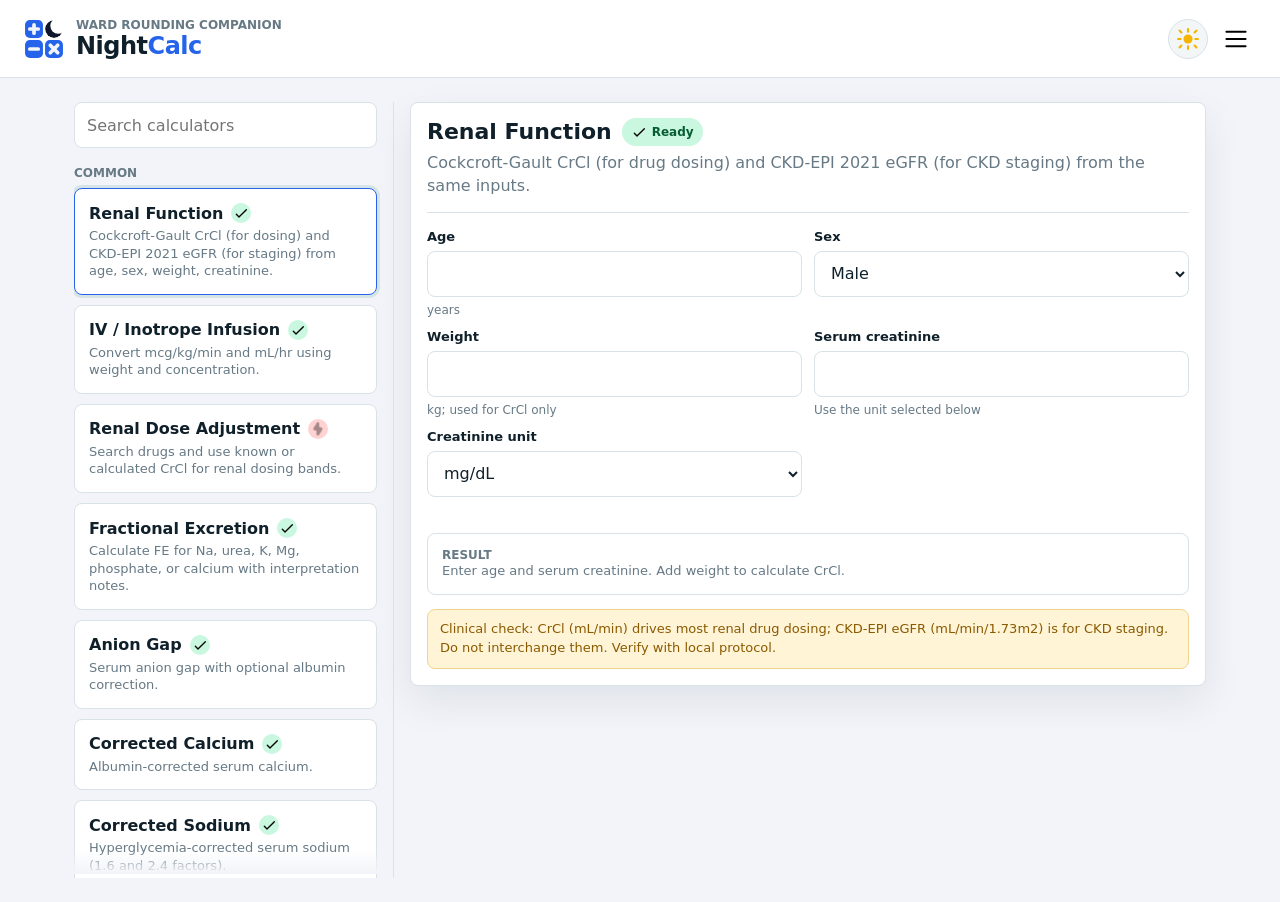
<file: index.html>
<!doctype html>
<html lang="en">
  <head>
    <meta charset="UTF-8" />
    <meta name="viewport" content="width=device-width, initial-scale=1.0, viewport-fit=cover" />
    <meta name="theme-color" content="#0B1220" />
    <!-- iOS home-screen app: run full-screen and let the topbar paint behind the
         status bar (black-translucent) so it matches the theme instead of showing
         a white strip. Pairs with viewport-fit=cover + safe-area insets in CSS. -->
    <meta name="apple-mobile-web-app-capable" content="yes" />
    <meta name="mobile-web-app-capable" content="yes" />
    <meta name="apple-mobile-web-app-status-bar-style" content="black-translucent" />
    <meta name="apple-mobile-web-app-title" content="NightCalc" />
    <title>NightCalc</title>
    <link rel="icon" href="assets/app-icons/favicon.svg" type="image/svg+xml" />
    <link rel="apple-touch-icon" href="assets/app-icons/apple-touch-icon.png" />
    <link rel="manifest" href="manifest.webmanifest" />
    <link rel="preconnect" href="https://fonts.gstatic.com" crossorigin />
    <link href="https://fonts.googleapis.com/css2?family=Silkscreen:wght@400;700&display=swap" rel="stylesheet" />
    <link rel="stylesheet" href="styles.css?v=73" />
  </head>
  <body>
    <div class="app-shell">
      <header class="topbar">
        <div class="brand">
          <svg class="brand-mark brand-mark-default" viewBox="22 22 76 76" aria-hidden="true" focusable="false">
            <defs>
              <mask id="ncMoonCut">
                <rect x="0" y="0" width="120" height="120" fill="black"></rect>
                <circle cx="79" cy="41" r="17" fill="white"></circle>
                <circle cx="87" cy="35" r="15" fill="black"></circle>
              </mask>
            </defs>
            <rect x="24" y="24" width="34" height="34" rx="9" fill="var(--nc-accent, #2563EB)"></rect>
            <rect x="24" y="62" width="34" height="34" rx="9" fill="var(--nc-accent, #2563EB)"></rect>
            <rect x="62" y="62" width="34" height="34" rx="9" fill="var(--nc-accent, #2563EB)"></rect>
            <line x1="33" y1="41" x2="49" y2="41" stroke="var(--nc-keyglyph, #F1F5F9)" stroke-width="7" stroke-linecap="round"></line>
            <line x1="41" y1="33" x2="41" y2="49" stroke="var(--nc-keyglyph, #F1F5F9)" stroke-width="7" stroke-linecap="round"></line>
            <line x1="33" y1="79" x2="49" y2="79" stroke="var(--nc-keyglyph, #F1F5F9)" stroke-width="7" stroke-linecap="round"></line>
            <line x1="72" y1="72" x2="86" y2="86" stroke="var(--nc-keyglyph, #F1F5F9)" stroke-width="7" stroke-linecap="round"></line>
            <line x1="86" y1="72" x2="72" y2="86" stroke="var(--nc-keyglyph, #F1F5F9)" stroke-width="7" stroke-linecap="round"></line>
            <circle cx="79" cy="41" r="17" fill="var(--nc-moon, #F1F5F9)" mask="url(#ncMoonCut)"></circle>
          </svg>
          <svg class="brand-mark brand-mark-pixel" viewBox="0 0 160 160" shape-rendering="crispEdges" aria-hidden="true" focusable="false">
            <rect x="10" y="10" width="10" height="10" fill="var(--nc-accent, #B92D5D)"></rect>
            <rect x="20" y="10" width="10" height="10" fill="var(--nc-accent, #B92D5D)"></rect>
            <rect x="30" y="10" width="10" height="10" fill="var(--nc-accent, #B92D5D)"></rect>
            <rect x="40" y="10" width="10" height="10" fill="var(--nc-accent, #B92D5D)"></rect>
            <rect x="50" y="10" width="10" height="10" fill="var(--nc-accent, #B92D5D)"></rect>
            <rect x="60" y="10" width="10" height="10" fill="var(--nc-accent, #B92D5D)"></rect>
            <rect x="70" y="10" width="10" height="10" fill="var(--nc-accent, #B92D5D)"></rect>
            <rect x="10" y="20" width="10" height="10" fill="var(--nc-accent, #B92D5D)"></rect>
            <rect x="20" y="20" width="10" height="10" fill="var(--nc-accent, #B92D5D)"></rect>
            <rect x="30" y="20" width="10" height="10" fill="var(--nc-accent, #B92D5D)"></rect>
            <rect x="40" y="20" width="10" height="10" fill="var(--nc-keyglyph, #FFFFFF)"></rect>
            <rect x="50" y="20" width="10" height="10" fill="var(--nc-accent, #B92D5D)"></rect>
            <rect x="60" y="20" width="10" height="10" fill="var(--nc-accent, #B92D5D)"></rect>
            <rect x="70" y="20" width="10" height="10" fill="var(--nc-accent, #B92D5D)"></rect>
            <rect x="10" y="30" width="10" height="10" fill="var(--nc-accent, #B92D5D)"></rect>
            <rect x="20" y="30" width="10" height="10" fill="var(--nc-accent, #B92D5D)"></rect>
            <rect x="30" y="30" width="10" height="10" fill="var(--nc-accent, #B92D5D)"></rect>
            <rect x="40" y="30" width="10" height="10" fill="var(--nc-keyglyph, #FFFFFF)"></rect>
            <rect x="50" y="30" width="10" height="10" fill="var(--nc-accent, #B92D5D)"></rect>
            <rect x="60" y="30" width="10" height="10" fill="var(--nc-accent, #B92D5D)"></rect>
            <rect x="70" y="30" width="10" height="10" fill="var(--nc-accent, #B92D5D)"></rect>
            <rect x="10" y="40" width="10" height="10" fill="var(--nc-accent, #B92D5D)"></rect>
            <rect x="20" y="40" width="10" height="10" fill="var(--nc-keyglyph, #FFFFFF)"></rect>
            <rect x="30" y="40" width="10" height="10" fill="var(--nc-keyglyph, #FFFFFF)"></rect>
            <rect x="40" y="40" width="10" height="10" fill="var(--nc-keyglyph, #FFFFFF)"></rect>
            <rect x="50" y="40" width="10" height="10" fill="var(--nc-keyglyph, #FFFFFF)"></rect>
            <rect x="60" y="40" width="10" height="10" fill="var(--nc-keyglyph, #FFFFFF)"></rect>
            <rect x="70" y="40" width="10" height="10" fill="var(--nc-accent, #B92D5D)"></rect>
            <rect x="10" y="50" width="10" height="10" fill="var(--nc-accent, #B92D5D)"></rect>
            <rect x="20" y="50" width="10" height="10" fill="var(--nc-accent, #B92D5D)"></rect>
            <rect x="30" y="50" width="10" height="10" fill="var(--nc-accent, #B92D5D)"></rect>
            <rect x="40" y="50" width="10" height="10" fill="var(--nc-keyglyph, #FFFFFF)"></rect>
            <rect x="50" y="50" width="10" height="10" fill="var(--nc-accent, #B92D5D)"></rect>
            <rect x="60" y="50" width="10" height="10" fill="var(--nc-accent, #B92D5D)"></rect>
            <rect x="70" y="50" width="10" height="10" fill="var(--nc-accent, #B92D5D)"></rect>
            <rect x="10" y="60" width="10" height="10" fill="var(--nc-accent, #B92D5D)"></rect>
            <rect x="20" y="60" width="10" height="10" fill="var(--nc-accent, #B92D5D)"></rect>
            <rect x="30" y="60" width="10" height="10" fill="var(--nc-accent, #B92D5D)"></rect>
            <rect x="40" y="60" width="10" height="10" fill="var(--nc-keyglyph, #FFFFFF)"></rect>
            <rect x="50" y="60" width="10" height="10" fill="var(--nc-accent, #B92D5D)"></rect>
            <rect x="60" y="60" width="10" height="10" fill="var(--nc-accent, #B92D5D)"></rect>
            <rect x="70" y="60" width="10" height="10" fill="var(--nc-accent, #B92D5D)"></rect>
            <rect x="10" y="70" width="10" height="10" fill="var(--nc-accent, #B92D5D)"></rect>
            <rect x="20" y="70" width="10" height="10" fill="var(--nc-accent, #B92D5D)"></rect>
            <rect x="30" y="70" width="10" height="10" fill="var(--nc-accent, #B92D5D)"></rect>
            <rect x="40" y="70" width="10" height="10" fill="var(--nc-accent, #B92D5D)"></rect>
            <rect x="50" y="70" width="10" height="10" fill="var(--nc-accent, #B92D5D)"></rect>
            <rect x="60" y="70" width="10" height="10" fill="var(--nc-accent, #B92D5D)"></rect>
            <rect x="70" y="70" width="10" height="10" fill="var(--nc-accent, #B92D5D)"></rect>
            <rect x="110" y="10" width="10" height="10" fill="var(--ink, #EAF1F8)"></rect>
            <rect x="120" y="10" width="10" height="10" fill="var(--ink, #EAF1F8)"></rect>
            <rect x="130" y="10" width="10" height="10" fill="var(--ink, #EAF1F8)"></rect>
            <rect x="100" y="20" width="10" height="10" fill="var(--ink, #EAF1F8)"></rect>
            <rect x="110" y="20" width="10" height="10" fill="var(--ink, #EAF1F8)"></rect>
            <rect x="120" y="20" width="10" height="10" fill="var(--ink, #EAF1F8)"></rect>
            <rect x="100" y="30" width="10" height="10" fill="var(--ink, #EAF1F8)"></rect>
            <rect x="110" y="30" width="10" height="10" fill="var(--ink, #EAF1F8)"></rect>
            <rect x="100" y="40" width="10" height="10" fill="var(--ink, #EAF1F8)"></rect>
            <rect x="110" y="40" width="10" height="10" fill="var(--ink, #EAF1F8)"></rect>
            <rect x="100" y="50" width="10" height="10" fill="var(--ink, #EAF1F8)"></rect>
            <rect x="110" y="50" width="10" height="10" fill="var(--ink, #EAF1F8)"></rect>
            <rect x="100" y="60" width="10" height="10" fill="var(--ink, #EAF1F8)"></rect>
            <rect x="110" y="60" width="10" height="10" fill="var(--ink, #EAF1F8)"></rect>
            <rect x="120" y="60" width="10" height="10" fill="var(--ink, #EAF1F8)"></rect>
            <rect x="110" y="70" width="10" height="10" fill="var(--ink, #EAF1F8)"></rect>
            <rect x="120" y="70" width="10" height="10" fill="var(--ink, #EAF1F8)"></rect>
            <rect x="130" y="70" width="10" height="10" fill="var(--ink, #EAF1F8)"></rect>
            <rect x="10" y="90" width="10" height="10" fill="var(--nc-accent, #B92D5D)"></rect>
            <rect x="20" y="90" width="10" height="10" fill="var(--nc-accent, #B92D5D)"></rect>
            <rect x="30" y="90" width="10" height="10" fill="var(--nc-accent, #B92D5D)"></rect>
            <rect x="40" y="90" width="10" height="10" fill="var(--nc-accent, #B92D5D)"></rect>
            <rect x="50" y="90" width="10" height="10" fill="var(--nc-accent, #B92D5D)"></rect>
            <rect x="60" y="90" width="10" height="10" fill="var(--nc-accent, #B92D5D)"></rect>
            <rect x="70" y="90" width="10" height="10" fill="var(--nc-accent, #B92D5D)"></rect>
            <rect x="10" y="100" width="10" height="10" fill="var(--nc-accent, #B92D5D)"></rect>
            <rect x="20" y="100" width="10" height="10" fill="var(--nc-accent, #B92D5D)"></rect>
            <rect x="30" y="100" width="10" height="10" fill="var(--nc-accent, #B92D5D)"></rect>
            <rect x="40" y="100" width="10" height="10" fill="var(--nc-accent, #B92D5D)"></rect>
            <rect x="50" y="100" width="10" height="10" fill="var(--nc-accent, #B92D5D)"></rect>
            <rect x="60" y="100" width="10" height="10" fill="var(--nc-accent, #B92D5D)"></rect>
            <rect x="70" y="100" width="10" height="10" fill="var(--nc-accent, #B92D5D)"></rect>
            <rect x="10" y="110" width="10" height="10" fill="var(--nc-accent, #B92D5D)"></rect>
            <rect x="20" y="110" width="10" height="10" fill="var(--nc-accent, #B92D5D)"></rect>
            <rect x="30" y="110" width="10" height="10" fill="var(--nc-accent, #B92D5D)"></rect>
            <rect x="40" y="110" width="10" height="10" fill="var(--nc-accent, #B92D5D)"></rect>
            <rect x="50" y="110" width="10" height="10" fill="var(--nc-accent, #B92D5D)"></rect>
            <rect x="60" y="110" width="10" height="10" fill="var(--nc-accent, #B92D5D)"></rect>
            <rect x="70" y="110" width="10" height="10" fill="var(--nc-accent, #B92D5D)"></rect>
            <rect x="10" y="120" width="10" height="10" fill="var(--nc-accent, #B92D5D)"></rect>
            <rect x="20" y="120" width="10" height="10" fill="var(--nc-keyglyph, #FFFFFF)"></rect>
            <rect x="30" y="120" width="10" height="10" fill="var(--nc-keyglyph, #FFFFFF)"></rect>
            <rect x="40" y="120" width="10" height="10" fill="var(--nc-keyglyph, #FFFFFF)"></rect>
            <rect x="50" y="120" width="10" height="10" fill="var(--nc-keyglyph, #FFFFFF)"></rect>
            <rect x="60" y="120" width="10" height="10" fill="var(--nc-keyglyph, #FFFFFF)"></rect>
            <rect x="70" y="120" width="10" height="10" fill="var(--nc-accent, #B92D5D)"></rect>
            <rect x="10" y="130" width="10" height="10" fill="var(--nc-accent, #B92D5D)"></rect>
            <rect x="20" y="130" width="10" height="10" fill="var(--nc-accent, #B92D5D)"></rect>
            <rect x="30" y="130" width="10" height="10" fill="var(--nc-accent, #B92D5D)"></rect>
            <rect x="40" y="130" width="10" height="10" fill="var(--nc-accent, #B92D5D)"></rect>
            <rect x="50" y="130" width="10" height="10" fill="var(--nc-accent, #B92D5D)"></rect>
            <rect x="60" y="130" width="10" height="10" fill="var(--nc-accent, #B92D5D)"></rect>
            <rect x="70" y="130" width="10" height="10" fill="var(--nc-accent, #B92D5D)"></rect>
            <rect x="10" y="140" width="10" height="10" fill="var(--nc-accent, #B92D5D)"></rect>
            <rect x="20" y="140" width="10" height="10" fill="var(--nc-accent, #B92D5D)"></rect>
            <rect x="30" y="140" width="10" height="10" fill="var(--nc-accent, #B92D5D)"></rect>
            <rect x="40" y="140" width="10" height="10" fill="var(--nc-accent, #B92D5D)"></rect>
            <rect x="50" y="140" width="10" height="10" fill="var(--nc-accent, #B92D5D)"></rect>
            <rect x="60" y="140" width="10" height="10" fill="var(--nc-accent, #B92D5D)"></rect>
            <rect x="70" y="140" width="10" height="10" fill="var(--nc-accent, #B92D5D)"></rect>
            <rect x="10" y="150" width="10" height="10" fill="var(--nc-accent, #B92D5D)"></rect>
            <rect x="20" y="150" width="10" height="10" fill="var(--nc-accent, #B92D5D)"></rect>
            <rect x="30" y="150" width="10" height="10" fill="var(--nc-accent, #B92D5D)"></rect>
            <rect x="40" y="150" width="10" height="10" fill="var(--nc-accent, #B92D5D)"></rect>
            <rect x="50" y="150" width="10" height="10" fill="var(--nc-accent, #B92D5D)"></rect>
            <rect x="60" y="150" width="10" height="10" fill="var(--nc-accent, #B92D5D)"></rect>
            <rect x="70" y="150" width="10" height="10" fill="var(--nc-accent, #B92D5D)"></rect>
            <rect x="90" y="90" width="10" height="10" fill="var(--nc-accent, #B92D5D)"></rect>
            <rect x="100" y="90" width="10" height="10" fill="var(--nc-accent, #B92D5D)"></rect>
            <rect x="110" y="90" width="10" height="10" fill="var(--nc-accent, #B92D5D)"></rect>
            <rect x="120" y="90" width="10" height="10" fill="var(--nc-accent, #B92D5D)"></rect>
            <rect x="130" y="90" width="10" height="10" fill="var(--nc-accent, #B92D5D)"></rect>
            <rect x="140" y="90" width="10" height="10" fill="var(--nc-accent, #B92D5D)"></rect>
            <rect x="150" y="90" width="10" height="10" fill="var(--nc-accent, #B92D5D)"></rect>
            <rect x="90" y="100" width="10" height="10" fill="var(--nc-accent, #B92D5D)"></rect>
            <rect x="100" y="100" width="10" height="10" fill="var(--nc-keyglyph, #FFFFFF)"></rect>
            <rect x="110" y="100" width="10" height="10" fill="var(--nc-accent, #B92D5D)"></rect>
            <rect x="120" y="100" width="10" height="10" fill="var(--nc-accent, #B92D5D)"></rect>
            <rect x="130" y="100" width="10" height="10" fill="var(--nc-accent, #B92D5D)"></rect>
            <rect x="140" y="100" width="10" height="10" fill="var(--nc-keyglyph, #FFFFFF)"></rect>
            <rect x="150" y="100" width="10" height="10" fill="var(--nc-accent, #B92D5D)"></rect>
            <rect x="90" y="110" width="10" height="10" fill="var(--nc-accent, #B92D5D)"></rect>
            <rect x="100" y="110" width="10" height="10" fill="var(--nc-accent, #B92D5D)"></rect>
            <rect x="110" y="110" width="10" height="10" fill="var(--nc-keyglyph, #FFFFFF)"></rect>
            <rect x="120" y="110" width="10" height="10" fill="var(--nc-accent, #B92D5D)"></rect>
            <rect x="130" y="110" width="10" height="10" fill="var(--nc-keyglyph, #FFFFFF)"></rect>
            <rect x="140" y="110" width="10" height="10" fill="var(--nc-accent, #B92D5D)"></rect>
            <rect x="150" y="110" width="10" height="10" fill="var(--nc-accent, #B92D5D)"></rect>
            <rect x="90" y="120" width="10" height="10" fill="var(--nc-accent, #B92D5D)"></rect>
            <rect x="100" y="120" width="10" height="10" fill="var(--nc-accent, #B92D5D)"></rect>
            <rect x="110" y="120" width="10" height="10" fill="var(--nc-accent, #B92D5D)"></rect>
            <rect x="120" y="120" width="10" height="10" fill="var(--nc-keyglyph, #FFFFFF)"></rect>
            <rect x="130" y="120" width="10" height="10" fill="var(--nc-accent, #B92D5D)"></rect>
            <rect x="140" y="120" width="10" height="10" fill="var(--nc-accent, #B92D5D)"></rect>
            <rect x="150" y="120" width="10" height="10" fill="var(--nc-accent, #B92D5D)"></rect>
            <rect x="90" y="130" width="10" height="10" fill="var(--nc-accent, #B92D5D)"></rect>
            <rect x="100" y="130" width="10" height="10" fill="var(--nc-accent, #B92D5D)"></rect>
            <rect x="110" y="130" width="10" height="10" fill="var(--nc-keyglyph, #FFFFFF)"></rect>
            <rect x="120" y="130" width="10" height="10" fill="var(--nc-accent, #B92D5D)"></rect>
            <rect x="130" y="130" width="10" height="10" fill="var(--nc-keyglyph, #FFFFFF)"></rect>
            <rect x="140" y="130" width="10" height="10" fill="var(--nc-accent, #B92D5D)"></rect>
            <rect x="150" y="130" width="10" height="10" fill="var(--nc-accent, #B92D5D)"></rect>
            <rect x="90" y="140" width="10" height="10" fill="var(--nc-accent, #B92D5D)"></rect>
            <rect x="100" y="140" width="10" height="10" fill="var(--nc-keyglyph, #FFFFFF)"></rect>
            <rect x="110" y="140" width="10" height="10" fill="var(--nc-accent, #B92D5D)"></rect>
            <rect x="120" y="140" width="10" height="10" fill="var(--nc-accent, #B92D5D)"></rect>
            <rect x="130" y="140" width="10" height="10" fill="var(--nc-accent, #B92D5D)"></rect>
            <rect x="140" y="140" width="10" height="10" fill="var(--nc-keyglyph, #FFFFFF)"></rect>
            <rect x="150" y="140" width="10" height="10" fill="var(--nc-accent, #B92D5D)"></rect>
            <rect x="90" y="150" width="10" height="10" fill="var(--nc-accent, #B92D5D)"></rect>
            <rect x="100" y="150" width="10" height="10" fill="var(--nc-accent, #B92D5D)"></rect>
            <rect x="110" y="150" width="10" height="10" fill="var(--nc-accent, #B92D5D)"></rect>
            <rect x="120" y="150" width="10" height="10" fill="var(--nc-accent, #B92D5D)"></rect>
            <rect x="130" y="150" width="10" height="10" fill="var(--nc-accent, #B92D5D)"></rect>
            <rect x="140" y="150" width="10" height="10" fill="var(--nc-accent, #B92D5D)"></rect>
            <rect x="150" y="150" width="10" height="10" fill="var(--nc-accent, #B92D5D)"></rect>
          </svg>
          <div>
            <p class="eyebrow">Ward rounding companion</p>
            <h1 class="wordmark"><span class="wm-night">Night</span><span class="wm-calc">Calc</span></h1>
          </div>
        </div>
        <div class="topbar-actions">
          <button class="theme-toggle" id="themeToggleButton" title="Toggle dark or light theme" type="button" aria-label="Switch theme">
            <svg class="theme-icon sun" aria-hidden="true" viewBox="0 0 24 24">
              <circle cx="12" cy="12" r="4.2"></circle>
              <path d="M12 2.8v2.4M12 18.8v2.4M4.2 4.2l1.7 1.7M18.1 18.1l1.7 1.7M2.8 12h2.4M18.8 12h2.4M4.2 19.8l1.7-1.7M18.1 5.9l1.7-1.7"></path>
            </svg>
            <svg class="theme-icon moon" aria-hidden="true" viewBox="0 0 24 24">
              <path d="M20.2 14.3A8.2 8.2 0 0 1 9.7 3.8A8.7 8.7 0 1 0 20.2 14.3Z"></path>
            </svg>
          </button>
          <details class="disclosure-menu">
            <summary aria-label="Disclosure and contact" title="Disclosure and contact">
              <img src="assets/icons/menu.svg" alt="" aria-hidden="true" />
            </summary>
            <div class="disclosure-panel">
              <h2>Disclosure</h2>
              <p>This app is a personal bedside calculation aid built for personal educational and workflow use. It is not a medical device, prescribing system, or replacement for clinical judgment, institutional protocols, or verified drug references.</p>
              <p>Always confirm calculations, units, dosing limits, and recommendations with current local guidance before clinical use.</p>
              <h2>Contact</h2>
              <p class="contact-row"><img src="assets/icons/github.svg" alt="" aria-hidden="true" /><span>GitHub: <a href="https://github.com/Solst1cee" target="_blank" rel="noopener noreferrer">Solst1cee</a></span></p>
              <p class="contact-row"><img src="assets/icons/gmail.svg" alt="" aria-hidden="true" /><span>Email: N/A</span></p>
              <div class="a2hs-menu-row" id="a2hsMenuRow" hidden>
                <h2>Install</h2>
                <button type="button" class="a2hs-menu-item" id="a2hsMenuItem">Add to Home Screen</button>
              </div>
              <h2>Skin</h2>
              <div class="skin-picker" id="skinPicker" role="group" aria-label="App skin">
                <button type="button" class="skin-option" data-skin-value="default" aria-label="Default skin">Default</button>
                <button type="button" class="skin-option" data-skin-value="pixel" aria-label="Pixel skin">Pixel</button>
              </div>
              <h2>Accent</h2>
              <div class="accent-picker" id="accentPicker" role="group" aria-label="Brand accent color">
                <button type="button" class="accent-swatch" data-accent-value="blue" style="--swatch:#2563EB" title="Blue" aria-label="Blue accent"></button>
                <button type="button" class="accent-swatch" data-accent-value="maroon" style="--swatch:#B92D5D" title="Maroon" aria-label="Maroon accent"></button>
              </div>
            </div>
          </details>
        </div>
      </header>

      <main class="layout" id="layout">
        <section class="tool-list" aria-label="Calculator list">
          <div class="search-wrap">
            <input id="toolSearch" type="search" placeholder="Search calculators" autocomplete="off" />
          </div>

          <div id="sessionChip" class="session-chip" hidden></div>

          <div class="section-heading">
            <span>Common</span>
          </div>
          <div id="tools" class="tools"></div>
        </section>

        <section class="calculator-panel" aria-live="polite">
          <div id="calculator"></div>
        </section>
      </main>

      <div class="install-banner" id="installBanner" hidden role="region" aria-label="Install NightCalc">
        <button type="button" class="install-banner-main">
          <svg width="18" height="18" viewBox="0 0 24 24" fill="none" stroke="currentColor" stroke-width="2" stroke-linecap="round" stroke-linejoin="round" aria-hidden="true">
            <path d="M12 15V4M8 8l4-4 4 4"></path>
            <path d="M6 12H5a2 2 0 0 0-2 2v5a2 2 0 0 0 2 2h14a2 2 0 0 0 2-2v-5a2 2 0 0 0-2-2h-1"></path>
          </svg>
          <span>Add NightCalc to your Home Screen</span>
        </button>
        <button type="button" class="install-banner-dismiss" aria-label="Dismiss">&times;</button>
      </div>

      <div class="install-overlay" id="installOverlay" hidden>
        <div class="install-sheet" id="installSheet" role="dialog" aria-modal="true" aria-labelledby="installTitle">
          <div class="install-sheet-handle" aria-hidden="true"></div>
          <button type="button" class="install-close" aria-label="Close">&times;</button>
          <h2 id="installTitle" class="install-title">Add NightCalc to your Home Screen</h2>
          <p class="install-sub">Pin it for one-tap, full-screen access &mdash; like a real app, no Safari bars.</p>
          <span class="install-shot-wrap">
            <img class="install-shot" src="assets/screenshots/install/dock.jpg" alt="NightCalc's icon on the iOS Home Screen dock, next to Safari and other apps" loading="lazy" />
            <span class="install-hl install-hl-dock" aria-hidden="true"></span>
          </span>
          <ol class="install-steps">
            <li>
              <div class="install-step-head"><span class="install-step-n">1</span><span>Tap <b>&ctdot;</b> (bottom-right), then <b>Share</b>.</span></div>
              <span class="install-shot-wrap">
                <img class="install-shot" src="assets/screenshots/install/share-menu.jpg" alt="Safari's menu with Share at the top" loading="lazy" />
                <span class="install-hl install-hl-share" aria-hidden="true"></span>
              </span>
            </li>
            <li>
              <div class="install-step-head"><span class="install-step-n">2</span><span>Scroll down and tap <b>Add to Home Screen</b>.</span></div>
              <span class="install-shot-wrap">
                <img class="install-shot" src="assets/screenshots/install/add-to-home.jpg" alt="The Share sheet with Add to Home Screen" loading="lazy" />
                <span class="install-hl install-hl-add" aria-hidden="true"></span>
              </span>
            </li>
            <li>
              <div class="install-step-head"><span class="install-step-n">3</span><span>Keep <b>Open as Web App</b> on, then tap <b>Add</b>.</span></div>
              <span class="install-shot-wrap">
                <img class="install-shot" src="assets/screenshots/install/open-web-app.jpg" alt="The Add to Home Screen dialog with Open as Web App on" loading="lazy" />
                <span class="install-hl install-hl-open" aria-hidden="true"></span>
              </span>
            </li>
          </ol>
        </div>
      </div>
    </div>

    <script src="app.js?v=73"></script>
  </body>
</html>
</file>
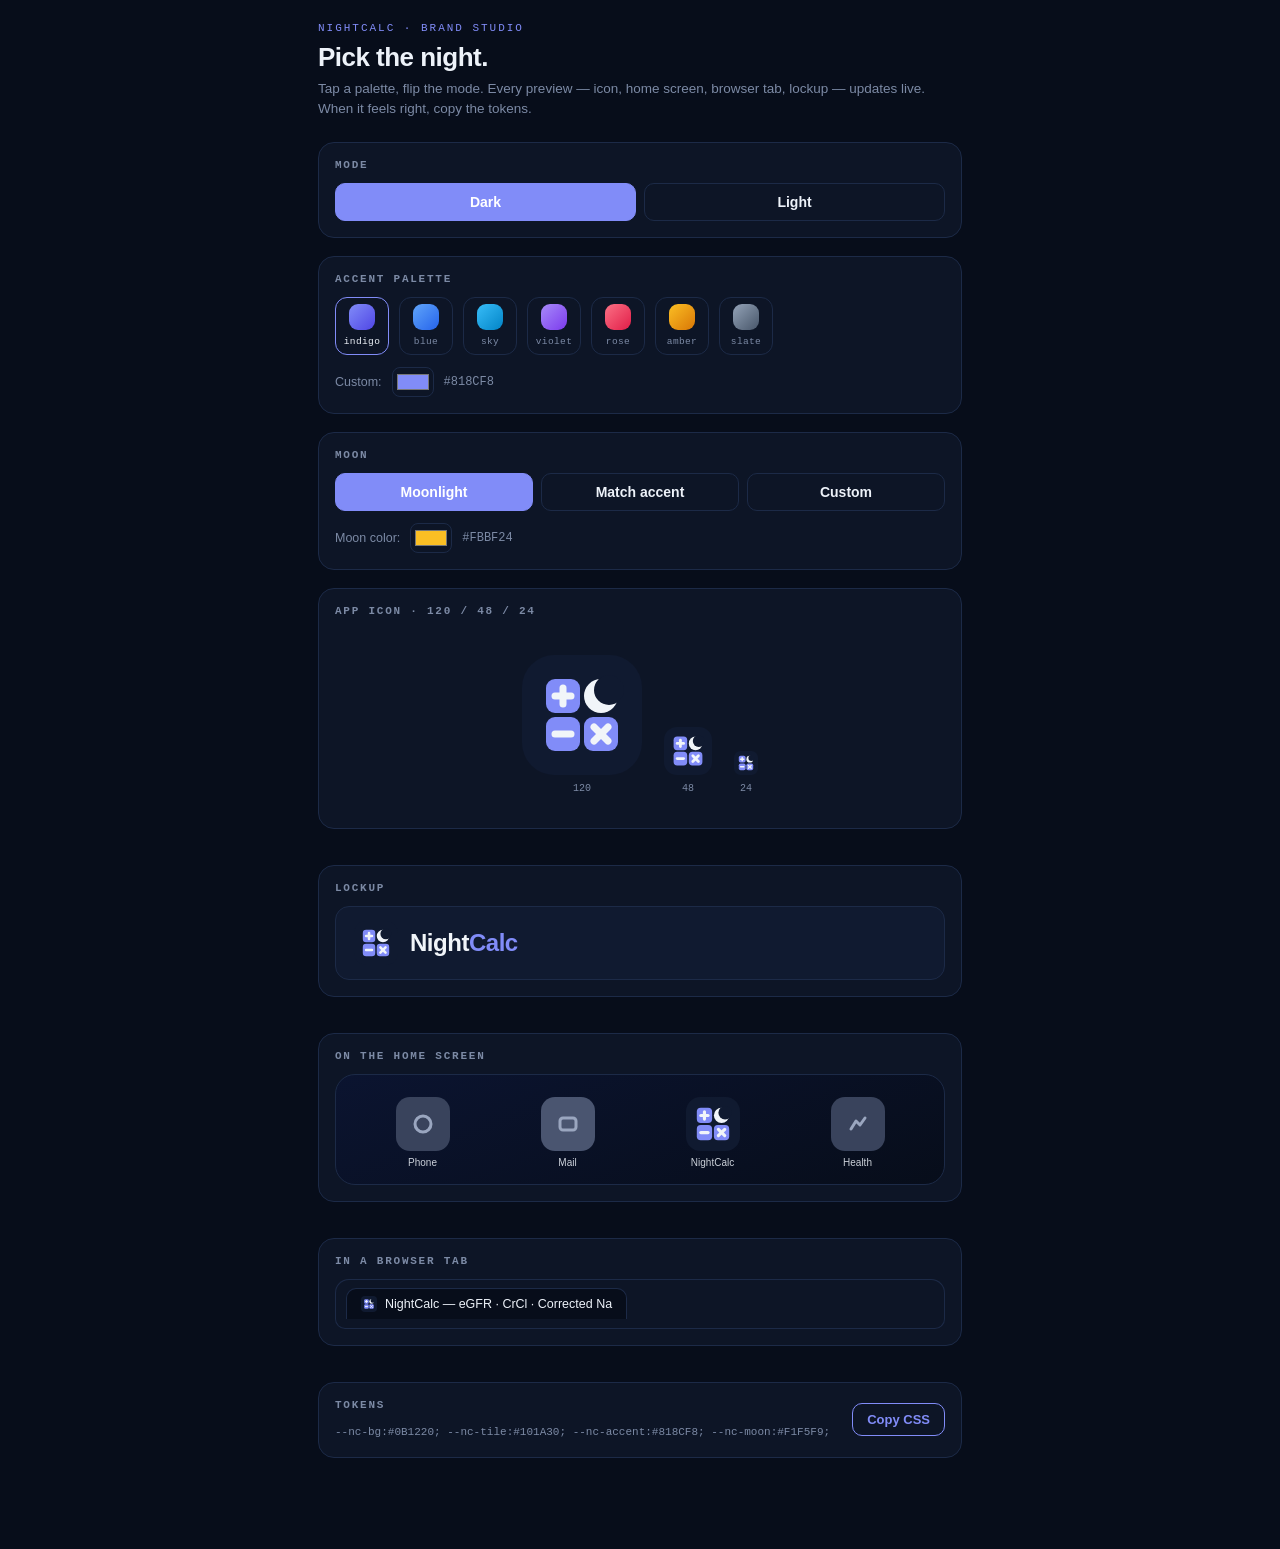
<file: brand/tools/palette-studio.html>
<!DOCTYPE html>
<html lang="en">
<head>
<meta charset="UTF-8">
<meta name="viewport" content="width=device-width, initial-scale=1.0">
<title>NightCalc · Palette Studio</title>
<style>
  :root{
    /* icon tokens (live-edited by JS) */
    --i-key:#818CF8;
    --i-keyglyph:#F1F5F9;
    --i-moon:#F1F5F9;
    --i-tile:#101A30;
    --i-accent-text:#818CF8;
    /* page tokens — dark mode default */
    --pg-bg:#070D1A;
    --pg-surface:#0D1526;
    --pg-line:#1C2A47;
    --pg-text:#EDF2F9;
    --pg-dim:#7C8AA5;
    --wall-a:#0B1430; --wall-b:#070D1A;
  }
  body.light{
    --pg-bg:#F2F4F9;
    --pg-surface:#FFFFFF;
    --pg-line:#DDE3EE;
    --pg-text:#101727;
    --pg-dim:#67718A;
    --wall-a:#E8ECF6; --wall-b:#F6F8FC;
  }
  *{box-sizing:border-box; margin:0; padding:0;}
  body{
    background:var(--pg-bg);
    color:var(--pg-text);
    font-family:-apple-system,"SF Pro Text","Segoe UI",Roboto,Helvetica,Arial,sans-serif;
    transition:background .35s ease, color .35s ease;
    min-height:100vh;
    padding:22px 18px 64px;
    max-width:680px;
    margin:0 auto;
  }
  @media (prefers-reduced-motion: reduce){ *{transition:none !important;} }

  .mono{font-family:ui-monospace,SFMono-Regular,Menlo,Consolas,monospace;}

  header{margin-bottom:22px;}
  .eyebrow{
    font-family:ui-monospace,SFMono-Regular,Menlo,monospace;
    font-size:11px; letter-spacing:.18em; text-transform:uppercase;
    color:var(--i-accent-text); margin-bottom:8px;
  }
  h1{font-size:26px; font-weight:800; letter-spacing:-0.02em;}
  .sub{color:var(--pg-dim); font-size:13.5px; margin-top:6px; line-height:1.5;}

  /* ---------- controls ---------- */
  .panel{
    background:var(--pg-surface);
    border:1px solid var(--pg-line);
    border-radius:16px;
    padding:16px;
    margin-bottom:18px;
    transition:background .35s, border-color .35s;
  }
  .panel h2{
    font-size:11px; letter-spacing:.16em; text-transform:uppercase;
    color:var(--pg-dim); font-weight:700; margin-bottom:12px;
    font-family:ui-monospace,SFMono-Regular,Menlo,monospace;
  }
  .mode-row{display:flex; gap:8px;}
  .mode-btn{
    flex:1; padding:10px 0; border-radius:10px;
    border:1px solid var(--pg-line); background:transparent;
    color:var(--pg-text); font-size:14px; font-weight:600; cursor:pointer;
    transition:background .2s, border-color .2s;
  }
  .mode-btn[aria-pressed="true"]{
    background:var(--i-key); border-color:var(--i-key); color:#fff;
  }
  .mode-btn:focus-visible{outline:2px solid var(--i-key); outline-offset:2px;}

  .swatches{display:flex; flex-wrap:wrap; gap:10px;}
  .swatch{
    width:54px; padding:6px 0 7px; border-radius:12px; cursor:pointer;
    border:1.5px solid var(--pg-line); background:transparent;
    display:flex; flex-direction:column; align-items:center; gap:6px;
    transition:border-color .2s, transform .12s;
  }
  .swatch:active{transform:scale(.94);}
  .swatch .dot{width:26px; height:26px; border-radius:9px;}
  .swatch .nm{font-size:9.5px; color:var(--pg-dim); font-family:ui-monospace,Menlo,monospace; letter-spacing:.04em;}
  .swatch[aria-pressed="true"]{border-color:var(--i-key);}
  .swatch[aria-pressed="true"] .nm{color:var(--pg-text);}
  .swatch:focus-visible{outline:2px solid var(--i-key); outline-offset:2px;}

  .custom-row{display:flex; align-items:center; gap:10px; margin-top:12px;}
  .custom-row label{font-size:12.5px; color:var(--pg-dim);}
  input[type="color"]{
    width:42px; height:30px; border:1px solid var(--pg-line); border-radius:8px;
    background:transparent; padding:2px; cursor:pointer;
  }

  /* ---------- stage ---------- */
  .stage{display:flex; flex-direction:column; gap:18px;}

  .icon-plate{
    display:flex; align-items:flex-end; gap:22px; justify-content:center;
    padding:26px 14px 18px;
  }
  .icon-col{display:flex; flex-direction:column; align-items:center; gap:8px;}
  .icon-col span{font-size:10px; color:var(--pg-dim); font-family:ui-monospace,Menlo,monospace;}
  .appicon{border-radius:27%; overflow:hidden; display:block;}

  /* lockups */
  .lockup{
    display:flex; align-items:center; gap:12px;
    padding:14px 18px; border-radius:14px;
    background:var(--i-tile); border:1px solid var(--pg-line);
    transition:background .35s;
  }
  .lockup .word{font-size:24px; font-weight:800; letter-spacing:-0.02em;}
  .lockup .w1{color:var(--i-moon);}
  .lockup .w2{color:var(--i-accent-text);}

  /* home screen mock */
  .homescreen{
    border-radius:20px; border:1px solid var(--pg-line);
    background:linear-gradient(160deg, var(--wall-a), var(--wall-b));
    padding:22px 14px 16px;
    transition:background .35s;
  }
  .hs-row{display:flex; justify-content:space-around;}
  .hs-app{display:flex; flex-direction:column; align-items:center; gap:6px; width:64px;}
  .hs-app .lbl{font-size:10px; color:var(--pg-text); opacity:.85; white-space:nowrap;}
  .dummy{
    width:54px; height:54px; border-radius:14px;
    display:flex; align-items:center; justify-content:center;
  }

  /* browser tab mock */
  .tabbar{
    border-radius:14px 14px 0 0; border:1px solid var(--pg-line); border-bottom:none;
    background:var(--pg-surface); padding:8px 10px 0;
  }
  .tab{
    display:inline-flex; align-items:center; gap:8px;
    background:var(--pg-bg); border:1px solid var(--pg-line); border-bottom:none;
    border-radius:10px 10px 0 0; padding:7px 14px; font-size:12.5px; color:var(--pg-text);
    max-width:100%;
  }
  .tab .fav{flex:0 0 auto; border-radius:4px; overflow:hidden;}
  .tabline{height:10px; border:1px solid var(--pg-line); border-top:none; border-radius:0 0 14px 14px; background:var(--pg-surface);}

  /* tokens */
  .tokens{display:flex; align-items:center; justify-content:space-between; gap:12px; flex-wrap:wrap;}
  .tokens code{
    font-size:11px; color:var(--pg-dim); line-height:1.7; display:block;
    font-family:ui-monospace,Menlo,monospace; word-break:break-all;
  }
  .copy-btn{
    border:1px solid var(--i-key); color:var(--i-accent-text); background:transparent;
    padding:8px 14px; border-radius:10px; font-size:13px; font-weight:600; cursor:pointer;
  }
  .copy-btn:focus-visible{outline:2px solid var(--i-key); outline-offset:2px;}
</style>
</head>
<body>

<!-- O1 mark, defined once -->
<svg width="0" height="0" style="position:absolute" aria-hidden="true">
  <defs>
    <symbol id="o1" viewBox="0 0 120 120">
      <rect width="120" height="120" fill="var(--i-tile)"/>
      <rect x="24" y="24" width="34" height="34" rx="9" fill="var(--i-key)"/>
      <rect x="24" y="62" width="34" height="34" rx="9" fill="var(--i-key)"/>
      <rect x="62" y="62" width="34" height="34" rx="9" fill="var(--i-key)"/>
      <line x1="33" y1="41" x2="49" y2="41" stroke="var(--i-keyglyph)" stroke-width="7" stroke-linecap="round"/>
      <line x1="41" y1="33" x2="41" y2="49" stroke="var(--i-keyglyph)" stroke-width="7" stroke-linecap="round"/>
      <line x1="33" y1="79" x2="49" y2="79" stroke="var(--i-keyglyph)" stroke-width="7" stroke-linecap="round"/>
      <line x1="72" y1="72" x2="86" y2="86" stroke="var(--i-keyglyph)" stroke-width="7" stroke-linecap="round"/>
      <line x1="86" y1="72" x2="72" y2="86" stroke="var(--i-keyglyph)" stroke-width="7" stroke-linecap="round"/>
      <circle cx="79" cy="41" r="17" fill="var(--i-moon)"/>
      <circle cx="87" cy="35" r="15" fill="var(--i-tile)"/>
    </symbol>
  </defs>
</svg>

<header>
  <div class="eyebrow">NightCalc · brand studio</div>
  <h1>Pick the night.</h1>
  <p class="sub">Tap a palette, flip the mode. Every preview — icon, home screen, browser tab, lockup — updates live. When it feels right, copy the tokens.</p>
</header>

<section class="panel" aria-label="Mode">
  <h2>Mode</h2>
  <div class="mode-row" role="group" aria-label="Light or dark mode">
    <button class="mode-btn" id="btnDark" aria-pressed="true" onclick="setMode('dark')">Dark</button>
    <button class="mode-btn" id="btnLight" aria-pressed="false" onclick="setMode('light')">Light</button>
  </div>
</section>

<section class="panel" aria-label="Palette">
  <h2>Accent palette</h2>
  <div class="swatches" id="swatches"></div>
  <div class="custom-row">
    <label for="customColor">Custom:</label>
    <input type="color" id="customColor" value="#818CF8" aria-label="Custom accent color">
    <span class="mono" id="customHex" style="font-size:12px;color:var(--pg-dim)">#818CF8</span>
  </div>
</section>

<section class="panel" aria-label="Moon color">
  <h2>Moon</h2>
  <div class="mode-row" role="group" aria-label="Moon color mode">
    <button class="mode-btn" id="moonAuto" aria-pressed="true" onclick="setMoon('auto')">Moonlight</button>
    <button class="mode-btn" id="moonMatch" aria-pressed="false" onclick="setMoon('match')">Match accent</button>
    <button class="mode-btn" id="moonCustom" aria-pressed="false" onclick="setMoon('custom')">Custom</button>
  </div>
  <div class="custom-row">
    <label for="moonColor">Moon color:</label>
    <input type="color" id="moonColor" value="#FBBF24" aria-label="Custom moon color">
    <span class="mono" id="moonHex" style="font-size:12px;color:var(--pg-dim)">#FBBF24</span>
  </div>
</section>

<div class="stage">

  <section class="panel" aria-label="Icon sizes">
    <h2>App icon · 120 / 48 / 24</h2>
    <div class="icon-plate">
      <div class="icon-col">
        <svg class="appicon" width="120" height="120"><use href="#o1"/></svg><span>120</span>
      </div>
      <div class="icon-col">
        <svg class="appicon" width="48" height="48"><use href="#o1"/></svg><span>48</span>
      </div>
      <div class="icon-col">
        <svg class="appicon" width="24" height="24"><use href="#o1"/></svg><span>24</span>
      </div>
    </div>
  </section>

  <section class="panel" aria-label="Lockup">
    <h2>Lockup</h2>
    <div class="lockup">
      <svg class="appicon" width="44" height="44"><use href="#o1"/></svg>
      <div class="word"><span class="w1">Night</span><span class="w2">Calc</span></div>
    </div>
  </section>

  <section class="panel" aria-label="Home screen preview">
    <h2>On the home screen</h2>
    <div class="homescreen">
      <div class="hs-row">
        <div class="hs-app">
          <div class="dummy" style="background:#39435C">
            <svg width="26" height="26" viewBox="0 0 26 26"><circle cx="13" cy="13" r="8" fill="none" stroke="#9AA6BF" stroke-width="3"/></svg>
          </div><div class="lbl">Phone</div>
        </div>
        <div class="hs-app">
          <div class="dummy" style="background:#4A5570">
            <svg width="26" height="26" viewBox="0 0 26 26"><rect x="5" y="7" width="16" height="12" rx="3" fill="none" stroke="#9AA6BF" stroke-width="3"/></svg>
          </div><div class="lbl">Mail</div>
        </div>
        <div class="hs-app">
          <svg class="appicon" width="54" height="54"><use href="#o1"/></svg>
          <div class="lbl">NightCalc</div>
        </div>
        <div class="hs-app">
          <div class="dummy" style="background:#39435C">
            <svg width="26" height="26" viewBox="0 0 26 26"><path d="M6 18 L11 10 L15 14 L20 7" fill="none" stroke="#9AA6BF" stroke-width="3" stroke-linecap="round" stroke-linejoin="round"/></svg>
          </div><div class="lbl">Health</div>
        </div>
      </div>
    </div>
  </section>

  <section class="panel" aria-label="Browser tab preview">
    <h2>In a browser tab</h2>
    <div class="tabbar">
      <div class="tab">
        <svg class="fav" width="16" height="16"><use href="#o1"/></svg>
        NightCalc — eGFR · CrCl · Corrected Na
      </div>
    </div>
    <div class="tabline"></div>
  </section>

  <section class="panel tokens" aria-label="Design tokens">
    <div>
      <h2>Tokens</h2>
      <code id="tokenOut"></code>
    </div>
    <button class="copy-btn" id="copyBtn" onclick="copyTokens()">Copy CSS</button>
  </section>

</div>

<script>
const PALETTES = [
  { name:'indigo', dark:'#818CF8', light:'#4F46E5' },
  { name:'blue',   dark:'#60A5FA', light:'#2563EB' },
  { name:'sky',    dark:'#38BDF8', light:'#0284C7' },
  { name:'violet', dark:'#A78BFA', light:'#7C3AED' },
  { name:'rose',   dark:'#FB7185', light:'#E11D48' },
  { name:'amber',  dark:'#FBBF24', light:'#D97706' },
  { name:'slate',  dark:'#94A3B8', light:'#475569' },
];

let state = { mode:'dark', palette:PALETTES[0], custom:null, moonMode:'auto', moonCustom:'#FBBF24' };

const root = document.documentElement;

function currentAccent(){
  if (state.custom) return state.custom;
  return state.mode === 'dark' ? state.palette.dark : state.palette.light;
}

function currentMoon(){
  if (state.moonMode === 'match') return currentAccent();
  if (state.moonMode === 'custom') return state.moonCustom;
  return state.mode === 'dark' ? '#F1F5F9' : '#0F172A';
}

function apply(){
  const acc = currentAccent();
  document.body.classList.toggle('light', state.mode === 'light');
  if (state.mode === 'dark'){
    root.style.setProperty('--i-tile', '#101A30');
    root.style.setProperty('--i-keyglyph', '#F1F5F9');
  } else {
    root.style.setProperty('--i-tile', '#FFFFFF');
    root.style.setProperty('--i-keyglyph', '#FFFFFF');
  }
  root.style.setProperty('--i-moon', currentMoon());
  root.style.setProperty('--i-key', acc);
  root.style.setProperty('--i-accent-text', acc);
  renderTokens();
}

function renderTokens(){
  const acc = currentAccent();
  const tile = state.mode==='dark' ? '#101A30' : '#FFFFFF';
  const moon = currentMoon();
  const bg   = state.mode==='dark' ? '#0B1220' : '#F2F4F9';
  document.getElementById('tokenOut').textContent =
    `--nc-bg:${bg}; --nc-tile:${tile}; --nc-accent:${acc}; --nc-moon:${moon};`;
}

function setMode(m){
  state.mode = m;
  document.getElementById('btnDark').setAttribute('aria-pressed', m==='dark');
  document.getElementById('btnLight').setAttribute('aria-pressed', m==='light');
  apply();
}

function setPalette(idx){
  state.palette = PALETTES[idx];
  state.custom = null;
  document.querySelectorAll('.swatch').forEach((b,i)=>b.setAttribute('aria-pressed', i===idx));
  apply();
}

function buildSwatches(){
  const wrap = document.getElementById('swatches');
  PALETTES.forEach((p,i)=>{
    const b = document.createElement('button');
    b.className = 'swatch';
    b.setAttribute('aria-pressed', i===0);
    b.innerHTML = `<span class="dot" style="background:linear-gradient(135deg, ${p.dark}, ${p.light})"></span><span class="nm">${p.name}</span>`;
    b.onclick = ()=>setPalette(i);
    wrap.appendChild(b);
  });
}

document.getElementById('customColor').addEventListener('input', e=>{
  state.custom = e.target.value;
  document.getElementById('customHex').textContent = e.target.value.toUpperCase();
  document.querySelectorAll('.swatch').forEach(b=>b.setAttribute('aria-pressed','false'));
  apply();
});

function setMoon(m){
  state.moonMode = m;
  document.getElementById('moonAuto').setAttribute('aria-pressed', m==='auto');
  document.getElementById('moonMatch').setAttribute('aria-pressed', m==='match');
  document.getElementById('moonCustom').setAttribute('aria-pressed', m==='custom');
  apply();
}

document.getElementById('moonColor').addEventListener('input', e=>{
  state.moonCustom = e.target.value;
  document.getElementById('moonHex').textContent = e.target.value.toUpperCase();
  setMoon('custom');
});

async function copyTokens(){
  const text = `:root {\n  ${document.getElementById('tokenOut').textContent.replaceAll('; ', ';\n  ')}\n}`;
  const btn = document.getElementById('copyBtn');
  try {
    await navigator.clipboard.writeText(text);
    btn.textContent = 'Copied ✓';
  } catch {
    btn.textContent = 'Select & copy above';
  }
  setTimeout(()=>btn.textContent='Copy CSS', 1600);
}

buildSwatches();
apply();
</script>
</body>
</html>
</file>
<file: styles.css>
:root {
  color-scheme: light;
  --bg: #f2f4f9;
  --panel: #ffffff;
  --ink: #10202a;
  --muted: #667985;
  --line: #d8e2e7;
  /* brand accent — blue default (light); overridden per [data-accent] below */
  --accent: #2563eb;
  --accent-soft: #e6efff;
  --warn: #8a5a00;
  --warn-soft: #fff4d6;
  --shadow: 0 16px 40px rgba(15, 23, 42, 0.08);

  /* NightCalc logo tokens — the mark is tile-less and sits directly on the
     topbar. Keycaps follow the selected accent; the key glyphs stay light
     (they sit on the accent squares); the moon flips with the theme so it
     reads on the light topbar (dark moon) and the dark topbar (light moon). */
  --nc-moon: #0f172a;
  --nc-keyglyph: #f1f5f9;
  --nc-accent: var(--accent);
}

:root[data-theme="dark"] {
  color-scheme: dark;
  --bg: #0b1220;
  --panel: #101a30;
  --ink: #eef4f8;
  --muted: #a8b6c2;
  --line: #2b3a52;
  --accent: #2563eb;
  --accent-soft: #16233f;
  --warn: #ffd37a;
  --warn-soft: #3f2f12;
  --shadow: 0 16px 40px rgba(0, 0, 0, 0.4);
  --nc-moon: #f1f5f9; /* light moon for the dark topbar */
}

/* ---- Selectable brand accents — add a color by copying one pair ---- */
:root[data-accent="blue"] { --accent: #2563eb; --accent-soft: #e6efff; }
:root[data-theme="dark"][data-accent="blue"] { --accent: #2563eb; --accent-soft: #16233f; }

:root[data-accent="maroon"] { --accent: #b92d5d; --accent-soft: #fbe3ec; }
:root[data-theme="dark"][data-accent="maroon"] { --accent: #b92d5d; --accent-soft: #2a1320; }

* {
  box-sizing: border-box;
}

body {
  margin: 0;
  min-height: 100vh;
  overflow-x: hidden;
  background: var(--bg);
  color: var(--ink);
  font-family: Inter, ui-sans-serif, system-ui, -apple-system, BlinkMacSystemFont, "Segoe UI", sans-serif;
}

button,
input,
select {
  font: inherit;
}

select {
  appearance: auto;
}

.app-shell {
  min-height: 100vh;
  overflow-x: hidden;
  /* viewport-fit=cover lets content reach the bottom edge; keep it clear of the
     iOS home indicator. */
  padding-bottom: env(safe-area-inset-bottom, 0px);
}

.topbar {
  align-items: center;
  background: var(--panel);
  border-bottom: 1px solid var(--line);
  display: flex;
  gap: 16px;
  justify-content: space-between;
  /* Extend the topbar background into the iOS status-bar / notch safe areas so
     it paints behind the clock (full-screen home-screen app) instead of leaving
     a white strip. Falls back to the original 16px when no insets are present. */
  padding: calc(16px + env(safe-area-inset-top, 0px))
    calc(16px + env(safe-area-inset-right, 0px)) 16px
    calc(16px + env(safe-area-inset-left, 0px));
  position: sticky;
  top: 0;
  z-index: 10;
}

.topbar-actions {
  display: flex;
  align-items: center;
  gap: 8px;
  position: relative;
}

.disclosure-menu {
  position: relative;
}

.disclosure-menu summary {
  align-items: center;
  background: transparent;
  border: 0;
  border-radius: 50%;
  cursor: pointer;
  display: inline-flex;
  font-size: 16px;
  font-weight: 850;
  height: 40px;
  justify-content: center;
  min-height: 40px;
  padding: 0;
  width: 40px;
}

.disclosure-menu summary img {
  height: 24px;
  width: 24px;
}

.disclosure-menu summary::marker {
  content: "";
}

.disclosure-panel {
  background: var(--panel);
  border: 1px solid var(--line);
  border-radius: 8px;
  box-shadow: var(--shadow);
  color: var(--ink);
  max-width: min(340px, calc(100vw - 32px));
  padding: 14px;
  position: absolute;
  right: 0;
  top: 48px;
  width: 340px;
  z-index: 20;
}

.disclosure-panel h2 {
  font-size: 14px;
  margin: 0 0 6px;
}

.disclosure-panel p {
  color: var(--muted);
  font-size: 13px;
  line-height: 1.45;
  margin: 0 0 10px;
}

.disclosure-panel a {
  color: var(--accent);
}

.contact-row {
  align-items: center;
  display: flex;
  gap: 8px;
}

.contact-row img {
  flex: 0 0 auto;
  height: 18px;
  width: 18px;
}

.theme-toggle {
  align-items: center;
  background: color-mix(in srgb, var(--line) 32%, var(--panel));
  border: 1px solid var(--line);
  border-radius: 50%;
  cursor: pointer;
  display: inline-flex;
  height: 40px;
  justify-content: center;
  overflow: hidden;
  padding: 0;
  position: relative;
  width: 40px;
}

.theme-icon {
  display: block;
  height: 26px;
  position: absolute;
  stroke: currentColor;
  stroke-linecap: round;
  stroke-linejoin: round;
  stroke-width: 2;
  transform-origin: center;
  transition: opacity 180ms ease, transform 180ms ease;
  width: 26px;
}

.theme-icon.sun {
  color: #f5b400;
  fill: none;
}

.theme-icon.sun circle {
  fill: #f5b400;
  stroke: none;
}

.theme-icon.moon {
  color: #334155;
  fill: #334155;
  stroke: #0f172a;
  stroke-width: 1.5;
}

:root[data-theme="dark"] .theme-icon.moon {
  color: #aeb7c2;
  fill: #334155;
  stroke: #0f172a;
}

.theme-icon.sun {
  opacity: 1;
  transform: rotate(0deg) scale(1);
}

.theme-icon.moon {
  opacity: 0;
  transform: rotate(90deg) scale(0.6);
}

:root[data-theme="dark"] .theme-icon.sun {
  opacity: 0;
  transform: rotate(-90deg) scale(0.6);
}

:root[data-theme="dark"] .theme-icon.moon {
  opacity: 1;
  transform: rotate(0deg) scale(1);
}

.brand {
  align-items: center;
  display: flex;
  gap: 12px;
  min-width: 0;
}

.brand-mark {
  flex: 0 0 auto;
  height: 40px;
  width: 40px;
}

.topbar h1,
.wordmark {
  font-size: 24px;
  font-weight: 700;
  letter-spacing: -0.5px;
  line-height: 1.05;
  margin: 2px 0 0;
}

.wm-night {
  color: var(--ink);
}

.wm-calc {
  color: var(--accent);
}

.accent-picker {
  display: flex;
  gap: 8px;
  margin: 0 0 4px;
}

.accent-swatch {
  background: var(--swatch);
  border: 2px solid transparent;
  border-radius: 50%;
  box-shadow: 0 0 0 1px var(--line);
  cursor: pointer;
  height: 24px;
  padding: 0;
  width: 24px;
}

.accent-swatch[aria-pressed="true"] {
  border-color: var(--panel);
  box-shadow: 0 0 0 2px var(--accent);
}

.eyebrow {
  color: var(--muted);
  font-size: 12px;
  font-weight: 700;
  letter-spacing: 0;
  margin: 0;
  text-transform: uppercase;
}

.icon-button,
.primary-button,
.secondary-button {
  align-items: center;
  border: 0;
  border-radius: 8px;
  cursor: pointer;
  display: inline-flex;
  font-weight: 750;
  justify-content: center;
  min-height: 44px;
  padding: 0 14px;
}

.icon-button,
.secondary-button {
  background: color-mix(in srgb, var(--line) 38%, var(--panel));
  color: var(--ink);
}

.primary-button {
  background: var(--accent);
  color: #ffffff;
  width: 100%;
}

.layout {
  display: grid;
  gap: 16px;
  margin: 0 auto;
  max-width: 860px;
  padding: 16px;
}

.view-tool .tool-list {
  display: none;
}

.view-home .calculator-panel {
  display: none;
}

.search-wrap input,
.field input,
.field select,
.drug-search-field input {
  background: var(--panel);
  border: 1px solid var(--line);
  border-radius: 8px;
  color: var(--ink);
  height: 46px;
  line-height: normal;
  max-width: 100%;
  min-height: 46px;
  min-width: 0;
  outline: none;
  padding: 10px 12px;
  width: 100%;
}

.field select {
  text-overflow: ellipsis;
}

.search-wrap input:focus,
.field input:focus,
.field select:focus,
.drug-search-field input:focus {
  border-color: var(--accent);
  box-shadow: 0 0 0 3px rgba(15, 118, 110, 0.15);
}

.session-chip {
  align-items: center;
  background: var(--accent-soft);
  border: 1px solid #b7e5de;
  border-radius: 8px;
  color: #075e56;
  display: flex;
  font-size: 13px;
  font-weight: 400;
  gap: 10px;
  justify-content: space-between;
  margin-top: 12px;
  padding: 10px 12px;
}

.session-text {
  display: grid;
  gap: 2px;
}

.session-text strong {
  font-weight: 800;
}

.session-clear-button {
  align-self: center;
  background: #0f766e;
  border: 1px solid #0a5f58;
  border-radius: 8px;
  color: #ffffff;
  cursor: pointer;
  flex: 0 0 auto;
  font-size: 12px;
  font-weight: 400;
  min-height: 30px;
  padding: 0 10px;
}

.section-heading {
  color: var(--muted);
  font-size: 12px;
  font-weight: 800;
  margin: 18px 0 8px;
  text-transform: uppercase;
}

.tools {
  display: grid;
  gap: 10px;
}

.tool-card {
  background: var(--panel);
  border: 1px solid var(--line);
  border-radius: 8px;
  box-shadow: none;
  color: inherit;
  cursor: pointer;
  padding: 14px;
  text-align: left;
  width: 100%;
}

.tool-card.active {
  border-color: var(--accent);
  box-shadow: 0 0 0 3px rgba(15, 118, 110, 0.12);
}

.tool-title {
  display: block;
  font-size: 16px;
  font-weight: 800;
  margin-bottom: 4px;
}

.tool-title-row {
  align-items: center;
  display: flex;
  gap: 8px;
  justify-content: flex-start;
  margin-bottom: 4px;
}

.tool-title-row .tool-title {
  margin-bottom: 0;
}

.tool-status-icon {
  border-radius: 50%;
  flex: 0 0 auto;
  height: 20px;
  padding: 2px;
  width: 20px;
}

.tool-status-icon.testing {
  background: #fff1b8;
}

.tool-status-icon.ready {
  background: #c9f7df;
}

.tool-status-icon.down {
  background: #ffd2d2;
}

.tool-desc {
  color: var(--muted);
  display: block;
  font-size: 13px;
  line-height: 1.35;
}

.calculator-panel {
  min-width: 0;
}

.calc-card {
  background: var(--panel);
  border: 1px solid var(--line);
  border-radius: 8px;
  box-shadow: var(--shadow);
  padding: 16px;
}

.view-slide {
  animation: slideIn 180ms ease-out;
}

@keyframes slideIn {
  from {
    opacity: 0;
    transform: translateX(18px);
  }

  to {
    opacity: 1;
    transform: translateX(0);
  }
}

.back-button {
  align-items: center;
  background: color-mix(in srgb, var(--line) 38%, var(--panel));
  border: 0;
  border-radius: 8px;
  color: var(--ink);
  cursor: pointer;
  display: inline-flex;
  font-weight: 800;
  gap: 6px;
  min-height: 40px;
  padding: 0 12px;
  margin-bottom: 14px;
}

.back-button span {
  font-size: 24px;
  line-height: 1;
  margin-top: -2px;
}

.calc-header {
  border-bottom: 1px solid var(--line);
  margin: -2px 0 16px;
  padding-bottom: 14px;
}

.calc-header h2 {
  font-size: 22px;
  margin: 0 0 6px;
}

.calc-title-row {
  align-items: center;
  display: flex;
  flex-wrap: wrap;
  gap: 10px;
  margin-bottom: 6px;
}

.calc-title-row h2 {
  margin: 0;
}

.status-badge {
  align-items: center;
  border-radius: 999px;
  display: inline-flex;
  font-size: 12px;
  font-weight: 800;
  gap: 5px;
  min-height: 28px;
  padding: 4px 9px;
  position: relative;
  top: 1px;
}

.status-badge img {
  height: 16px;
  width: 16px;
}

.status-badge.testing {
  background: #fff1b8;
  color: #755700;
}

.status-badge.ready {
  background: #c9f7df;
  color: #075d33;
}

.status-badge.down {
  background: #ffd2d2;
  color: #9f1d1d;
}

.calc-header p {
  color: var(--muted);
  line-height: 1.45;
  margin: 0;
}

.form-grid {
  display: grid;
  gap: 12px;
  grid-template-columns: minmax(0, 1fr);
}

.renal-dose-grid {
  display: grid;
  gap: 12px;
  grid-template-columns: minmax(0, 1fr);
}

.search-match-list {
  border: 1px solid var(--line);
  border-radius: 8px;
  display: grid;
  gap: 0;
  margin-top: 0;
  overflow: hidden;
}

.search-match-list[hidden] {
  display: none;
}

.search-match-list button,
.search-match-list span {
  background: var(--panel);
  border: 0;
  border-bottom: 1px solid var(--line);
  color: var(--muted);
  cursor: pointer;
  font-size: 13px;
  min-height: 36px;
  padding: 8px 10px;
  text-align: left;
}

.search-match-list button:last-child,
.search-match-list span:last-child {
  border-bottom: 0;
}

.search-match-list button:hover {
  color: var(--ink);
  background: color-mix(in srgb, var(--accent-soft) 55%, var(--panel));
}

.search-match-list button.active {
  color: var(--ink);
  background: color-mix(in srgb, var(--accent-soft) 75%, var(--panel));
}

.inline-heading {
  margin: 4px 0 -2px;
}

.infusion-form-grid {
  display: grid;
  gap: 12px;
  grid-template-columns: minmax(0, 1fr);
}

.fe-form-grid {
  display: grid;
  gap: 12px;
  grid-template-columns: minmax(0, 1fr);
}

.form-row {
  display: grid;
  gap: 12px;
  grid-template-columns: minmax(0, 1fr);
}

.form-row.value-unit-row {
  grid-template-columns: minmax(0, 1fr) minmax(132px, 38%);
}

.form-row.compact-unit-row {
  grid-template-columns: minmax(0, 1fr) 104px;
}

.form-row.value-unit-row .field-hint {
  font-size: 11px;
}

.field {
  display: grid;
  gap: 6px;
  grid-template-columns: minmax(0, 1fr);
  grid-template-rows: 16px 46px minmax(14px, auto);
  min-width: 0;
}

.field label {
  align-items: end;
  color: var(--ink);
  display: flex;
  font-size: 13px;
  font-weight: 800;
  line-height: 16px;
}

.field-hint {
  color: var(--muted);
  font-size: 12px;
  line-height: 14px;
}

.button-row {
  display: grid;
  gap: 10px;
  margin-top: 16px;
}

.result-box {
  background: color-mix(in srgb, var(--panel) 88%, var(--bg));
  border: 1px solid var(--line);
  border-radius: 8px;
  margin-top: 16px;
  padding: 14px;
}

.result-box.has-warning.caution {
  border-color: #d08b00;
}

.result-box.has-warning.critical {
  border-color: #c72d2d;
}

.result-box.pending {
  background: var(--panel);
}

.result-heading {
  align-items: center;
  display: flex;
  gap: 10px;
  justify-content: space-between;
}

.warning-icon {
  align-items: center;
  border-radius: 50%;
  color: #ffffff;
  display: inline-flex;
  font-size: 14px;
  font-weight: 900;
  height: 24px;
  justify-content: center;
  line-height: 1;
  width: 24px;
}

.warning-icon.caution {
  background: #d08b00;
}

.warning-icon.critical {
  background: #c72d2d;
}

.infusion-summary {
  display: grid;
  gap: 10px;
  margin: 8px 0 10px;
}

.infusion-summary div {
  background: var(--panel);
  border: 1px solid var(--line);
  border-radius: 8px;
  display: grid;
  gap: 3px;
  min-width: 0;
  padding: 10px;
}

.infusion-summary span {
  color: var(--muted);
  font-size: 12px;
  font-weight: 800;
}

.infusion-summary strong {
  font-size: 14px;
  font-weight: 500;
  line-height: 1.25;
  overflow-wrap: anywhere;
}

.infusion-summary .primary-summary {
  font-size: 17px;
  font-weight: 850;
}

.result-label {
  color: var(--muted);
  font-size: 12px;
  font-weight: 800;
  text-transform: uppercase;
}

.result-value {
  font-size: 30px;
  font-weight: 850;
  line-height: 1.1;
  margin: 4px 0 8px;
}

.result-detail {
  color: var(--muted);
  font-size: 13px;
  line-height: 1.45;
  margin: 0;
}

.info-grid {
  display: grid;
  gap: 10px;
  margin-top: 10px;
}

.info-grid div {
  display: grid;
  gap: 3px;
}

.info-grid strong {
  font-size: 12px;
}

.info-grid span {
  color: var(--muted);
  font-size: 13px;
  line-height: 1.45;
}

.warning-list {
  display: grid;
  gap: 8px;
  margin-top: 12px;
}

.warning-list div {
  border-radius: 8px;
  font-size: 13px;
  line-height: 1.4;
  padding: 9px 10px;
}

.warning-list div.caution {
  background: var(--warn-soft);
  border: 1px solid #f0d48d;
  color: var(--warn);
}

.warning-list div.critical {
  background: #ffe3e3;
  border: 1px solid #ee9b9b;
  color: #9f1d1d;
}

.reference-list {
  display: grid;
  gap: 12px;
}

.reference-search {
  margin-bottom: 12px;
}

.reference-search input {
  background: var(--panel);
  border: 1px solid var(--line);
  border-radius: 8px;
  color: var(--ink);
  height: 46px;
  outline: none;
  padding: 10px 12px;
  width: 100%;
}

.reference-search input:focus {
  border-color: var(--accent);
  box-shadow: 0 0 0 3px rgba(15, 118, 110, 0.15);
}

.reference-card {
  border: 1px solid var(--line);
  border-radius: 8px;
  padding: 12px;
}

.reference-card h3 {
  font-size: 16px;
  margin: 0 0 8px;
}

.reference-card p {
  color: var(--muted);
  font-size: 13px;
  line-height: 1.45;
  margin: 10px 0 0;
}

.dose-reference-list {
  display: grid;
  gap: 8px;
  margin-top: 4px;
}

.dose-reference-row {
  border: 1px solid var(--line);
  border-radius: 8px;
  display: grid;
  gap: 4px;
  padding: 9px 10px;
}

.dose-reference-row strong {
  font-size: 13px;
}

.dose-reference-row span,
.source-links {
  color: var(--muted);
  font-size: 12px;
  line-height: 1.4;
}

.source-links {
  display: flex;
  flex-wrap: wrap;
  gap: 6px;
  margin-top: 2px;
}

.source-links a,
.source-pending {
  border: 1px solid var(--line);
  border-radius: 999px;
  padding: 2px 7px;
}

.source-links a {
  color: var(--accent);
  text-decoration: none;
}

:root[data-theme="dark"] .session-chip {
  border-color: #1b6e64;
  color: #7ee8d8;
}

:root[data-theme="dark"] .session-clear-button {
  background: #2dd4bf;
  border-color: #5eead4;
  color: #082f2b;
}

:root[data-theme="dark"] .warning-list div.critical {
  background: #4a1518;
  border-color: #922d34;
  color: #ffc9c9;
}

:root[data-theme="dark"] .warning-list div.caution,
:root[data-theme="dark"] .notice {
  border-color: #8a6118;
}

.notice {
  background: var(--warn-soft);
  border: 1px solid #f0d48d;
  border-radius: 8px;
  color: var(--warn);
  font-size: 13px;
  line-height: 1.45;
  margin-top: 14px;
  padding: 10px 12px;
}

.notice.compact {
  margin-top: 0;
}

.empty-state {
  color: var(--muted);
  padding: 36px 10px;
  text-align: center;
}

@media (min-width: 760px) {
  .topbar {
    padding: 18px 24px;
  }

  .layout {
    align-items: start;
    grid-template-columns: 320px minmax(0, 1fr);
    padding: 24px;
    max-width: 1180px;
  }

  .view-home .calculator-panel,
  .view-tool .tool-list {
    display: block;
  }

  .calculator-panel {
    order: 2;
  }

  .tool-list {
    align-self: start;
    border-right: 1px solid var(--line);
    max-height: calc(100vh - 124px);
    order: 1;
    overflow: auto;
    padding: 0 16px 4px 0;
    position: sticky;
    top: 98px;
  }

  .tool-list::after {
    background: linear-gradient(to bottom, transparent, var(--bg));
    bottom: 0;
    content: "";
    height: 24px;
    left: 0;
    pointer-events: none;
    position: sticky;
    right: 16px;
    display: block;
  }

  .form-grid {
    grid-template-columns: repeat(2, minmax(0, 1fr));
  }

  .form-row.two-col {
    grid-template-columns: repeat(2, minmax(0, 1fr));
  }

  .form-row.value-unit-row {
    grid-template-columns: minmax(0, 1fr) 220px;
  }

  .form-row.compact-unit-row {
    grid-template-columns: minmax(0, 1fr) 112px;
  }

  .form-row.one-col {
    grid-template-columns: minmax(0, 1fr);
    max-width: calc((100% - 12px) / 2);
  }

  .form-row.one-col.wide {
    max-width: none;
  }

  .back-button {
    display: none;
  }
}

/* ============================================================================
   NightCalc — PIXEL SKIN
   Additive override layer, active only when <html data-skin="pixel">. Default
   skin is untouched. Reuses existing color tokens (--bg, --panel, --ink, --line,
   --accent, --muted, --warn, --shadow), so it inherits dark/light and
   blue/maroon automatically. Changes only TYPE, SHAPE, SHADOW + scanlines + a
   pixel mark. Direction: "Night Pixel · Silkscreen · Full retro".
   Silkscreen is loaded in index.html <head>.
   ========================================================================== */

/* ---- hard, no-blur shadow token, per theme ---- */
:root[data-skin="pixel"]                    { --shadow: 4px 4px 0 rgba(15, 23, 42, 0.22); }
:root[data-skin="pixel"][data-theme="dark"] { --shadow: 4px 4px 0 rgba(0, 0, 0, 0.55); }

/* ---- typography: Silkscreen everywhere (full retro) ---- */
:root[data-skin="pixel"] body,
:root[data-skin="pixel"] button,
:root[data-skin="pixel"] input,
:root[data-skin="pixel"] select,
:root[data-skin="pixel"] textarea {
  font-family: "Silkscreen", ui-monospace, monospace;
  letter-spacing: .3px;
  -webkit-font-smoothing: none;
}
/* Silkscreen runs visually small — nudge a few text roles up for legibility */
:root[data-skin="pixel"] .tool-desc,
:root[data-skin="pixel"] .calc-header p,
:root[data-skin="pixel"] .result-detail,
:root[data-skin="pixel"] .field-hint { line-height: 1.7; }
:root[data-skin="pixel"] .result-value { letter-spacing: 0; }

/* ---- shape: kill all the radii, thicken the lines ---- */
:root[data-skin="pixel"] .topbar,
:root[data-skin="pixel"] .tool-card,
:root[data-skin="pixel"] .calc-card,
:root[data-skin="pixel"] .result-box,
:root[data-skin="pixel"] .search-wrap input,
:root[data-skin="pixel"] .field input,
:root[data-skin="pixel"] .field select,
:root[data-skin="pixel"] .drug-search-field input,
:root[data-skin="pixel"] .reference-search input,
:root[data-skin="pixel"] .reference-card,
:root[data-skin="pixel"] .dose-reference-row,
:root[data-skin="pixel"] .infusion-summary div,
:root[data-skin="pixel"] .primary-button,
:root[data-skin="pixel"] .secondary-button,
:root[data-skin="pixel"] .icon-button,
:root[data-skin="pixel"] .back-button,
:root[data-skin="pixel"] .session-chip,
:root[data-skin="pixel"] .notice,
:root[data-skin="pixel"] .warning-list div,
:root[data-skin="pixel"] .disclosure-panel,
:root[data-skin="pixel"] .search-match-list {
  border-radius: 0;
}
:root[data-skin="pixel"] .tool-card,
:root[data-skin="pixel"] .calc-card,
:root[data-skin="pixel"] .result-box,
:root[data-skin="pixel"] .search-wrap input,
:root[data-skin="pixel"] .field input,
:root[data-skin="pixel"] .field select,
:root[data-skin="pixel"] .reference-card,
:root[data-skin="pixel"] .disclosure-panel {
  border-width: 3px;
}
:root[data-skin="pixel"] .topbar { border-bottom-width: 3px; }

/* ---- hard shadows on the raised surfaces ---- */
:root[data-skin="pixel"] .tool-card,
:root[data-skin="pixel"] .calc-card,
:root[data-skin="pixel"] .primary-button,
:root[data-skin="pixel"] .secondary-button,
:root[data-skin="pixel"] .icon-button,
:root[data-skin="pixel"] .search-wrap input,
:root[data-skin="pixel"] .disclosure-panel {
  box-shadow: var(--shadow);
}
/* active tool card: accent-colored hard shadow instead of soft glow */
:root[data-skin="pixel"] .tool-card.active {
  box-shadow: 4px 4px 0 var(--accent);
  border-color: var(--accent);
}

/* ---- status chips: square, glyph-led (alert-red rule: never color alone) ---- */
:root[data-skin="pixel"] .tool-status-icon,
:root[data-skin="pixel"] .status-badge { border-radius: 0; }
:root[data-skin="pixel"] .status-badge { border: 2px solid var(--line); }

/* ---- the pixel mark ---- */
:root[data-skin="pixel"] .brand-mark { image-rendering: pixelated; height: 52px; width: 52px; }

/* ---- mark swap: show one mark per skin (both are inlined in index.html) ---- */
.brand-mark-pixel { display: none; }
:root[data-skin="pixel"] .brand-mark-default { display: none; }
:root[data-skin="pixel"] .brand-mark-pixel { display: block; }

/* ---- CRT scanlines (dark themes only; keep light mode clean) ---- */
:root[data-skin="pixel"][data-theme="dark"] body::after {
  content: ""; position: fixed; inset: 0; pointer-events: none; z-index: 9999;
  background: repeating-linear-gradient(to bottom, rgba(0,0,0,.16) 0 1px, transparent 1px 3px);
}

/* ---- Skin picker (mirrors .accent-picker), lives in the Info menu ---- */
.skin-picker { display: flex; gap: 8px; margin: 0 0 4px; }
.skin-option {
  background: var(--panel); color: var(--ink);
  border: 1px solid var(--line); border-radius: 8px;
  cursor: pointer; font-weight: 750; min-height: 36px; padding: 0 14px;
}
.skin-option[aria-pressed="true"] {
  background: var(--accent); color: #fff; border-color: var(--accent);
}

/* ============================================================================
   NightCalc — iOS "Add to Home Screen" install guide
   Banner + modal bottom sheet + ⋯-menu row. Token-based, so it inherits
   light/dark + accent. Shown only on iOS Safari (gated in app.js).
   ========================================================================== */

.install-banner {
  position: fixed;
  left: 12px;
  right: 12px;
  bottom: calc(12px + env(safe-area-inset-bottom, 0px));
  z-index: 40;
  display: flex;
  align-items: center;
  gap: 8px;
  background: var(--panel);
  border: 1px solid var(--line);
  border-radius: 14px;
  box-shadow: var(--shadow);
  padding: 6px;
}
.install-banner[hidden] { display: none; }
.install-banner-main {
  flex: 1 1 auto;
  display: flex;
  align-items: center;
  gap: 10px;
  min-height: 44px;
  padding: 8px 10px;
  background: transparent;
  border: 0;
  border-radius: 10px;
  color: var(--ink);
  font-weight: 650;
  text-align: left;
  cursor: pointer;
}
.install-banner-main svg { flex: 0 0 auto; color: var(--accent); }
.install-banner-dismiss {
  flex: 0 0 auto;
  width: 40px;
  height: 40px;
  min-height: 40px;
  background: transparent;
  border: 0;
  border-radius: 10px;
  color: var(--muted);
  font-size: 20px;
  line-height: 1;
  cursor: pointer;
}

.install-overlay {
  position: fixed;
  inset: 0;
  z-index: 50;
  background: rgba(2, 6, 16, 0.55);
}
.install-overlay[hidden] { display: none; }
.install-sheet {
  position: absolute;
  left: 0;
  right: 0;
  bottom: 0;
  margin-inline: auto;
  max-width: 460px;
  max-height: calc(100dvh - 12px);
  overflow-y: auto;
  overscroll-behavior: contain;
  padding: 14px 18px calc(18px + env(safe-area-inset-bottom, 0px));
  background: var(--panel);
  color: var(--ink);
  border: 1px solid var(--line);
  border-bottom: 0;
  border-radius: 18px 18px 0 0;
  box-shadow: var(--shadow);
}
.install-sheet-handle {
  width: 38px;
  height: 4px;
  margin: 2px auto 12px;
  border-radius: 2px;
  background: var(--line);
}
.install-close {
  position: absolute;
  top: 10px;
  right: 12px;
  width: 36px;
  height: 36px;
  min-height: 36px;
  background: transparent;
  border: 0;
  border-radius: 8px;
  color: var(--muted);
  font-size: 20px;
  line-height: 1;
  cursor: pointer;
}
.install-title { margin: 0 0 4px; font-size: 18px; }
.install-sub { margin: 0 0 14px; color: var(--muted); font-size: 14px; }
.install-steps {
  list-style: none;
  margin: 0;
  padding: 0;
  display: grid;
  grid-template-columns: minmax(0, 1fr);
  gap: 12px;
}
.install-steps li { display: block; }
.install-step-head { display: flex; align-items: center; gap: 9px; margin: 0 0 8px; }
.install-step-head > span:last-child { font-size: 13.5px; line-height: 1.3; }
.install-shot {
  display: block;
  width: 100%;
  max-width: 100%;
  height: auto;
  border-radius: 12px;
  border: 1px solid var(--line);
}
.install-shot-wrap { position: relative; display: block; }
.install-sheet > .install-shot-wrap { margin-bottom: 14px; }
/* Accent ring that points the eye at the tap target inside each screenshot. */
.install-hl {
  position: absolute;
  border: 3px solid var(--accent);
  border-radius: 12px;
  box-shadow:
    0 0 0 3px color-mix(in srgb, var(--accent) 30%, transparent),
    0 0 16px 2px color-mix(in srgb, var(--accent) 55%, transparent);
  pointer-events: none;
}
.install-hl-dock { left: 52.5%; top: 23%; width: 16%; height: 53%; }
.install-hl-share { left: 37%; top: 15%; width: 24%; height: 29%; }
.install-hl-add { left: 7.5%; top: 52%; width: 52%; height: 32%; }
.install-hl-open { left: 79%; top: 52%; width: 18.5%; height: 31%; }
:root[data-skin="pixel"] .install-hl { border-radius: 0; }
.install-step-n {
  flex: 0 0 auto;
  width: 24px;
  height: 24px;
  display: flex;
  align-items: center;
  justify-content: center;
  border-radius: 50%;
  background: var(--accent);
  color: #fff;
  font-size: 13px;
  font-weight: 700;
}

.a2hs-menu-row[hidden] { display: none; }
.a2hs-menu-item {
  display: block;
  width: 100%;
  min-height: 40px;
  padding: 8px 12px;
  background: var(--panel);
  color: var(--ink);
  border: 1px solid var(--line);
  border-radius: 8px;
  font-weight: 650;
  text-align: left;
  cursor: pointer;
}

@media (prefers-reduced-motion: no-preference) {
  .install-overlay:not([hidden]) { animation: a2hs-fade 0.18s ease both; }
  .install-sheet { animation: a2hs-rise 0.22s ease both; }
  .install-banner:not([hidden]) { animation: a2hs-rise 0.22s ease both; }
  @keyframes a2hs-fade { from { opacity: 0; } to { opacity: 1; } }
  @keyframes a2hs-rise {
    from { transform: translateY(12px); opacity: 0; }
    to { transform: translateY(0); opacity: 1; }
  }
}
:root[data-skin="pixel"] .skin-option { border-radius: 0; border-width: 2px; font-family: "Silkscreen", monospace; }

/* ---- install guide under the pixel skin: square + thick + hard shadow ---- */
:root[data-skin="pixel"] .install-banner,
:root[data-skin="pixel"] .install-sheet,
:root[data-skin="pixel"] .install-banner-main,
:root[data-skin="pixel"] .a2hs-menu-item { border-radius: 0; }
:root[data-skin="pixel"] .install-banner { border-width: 3px; }
:root[data-skin="pixel"] .install-sheet { border-width: 3px; border-bottom-width: 0; }
:root[data-skin="pixel"] .install-step-n { border-radius: 0; }
:root[data-skin="pixel"] .a2hs-menu-item { border-width: 2px; }
</file>
